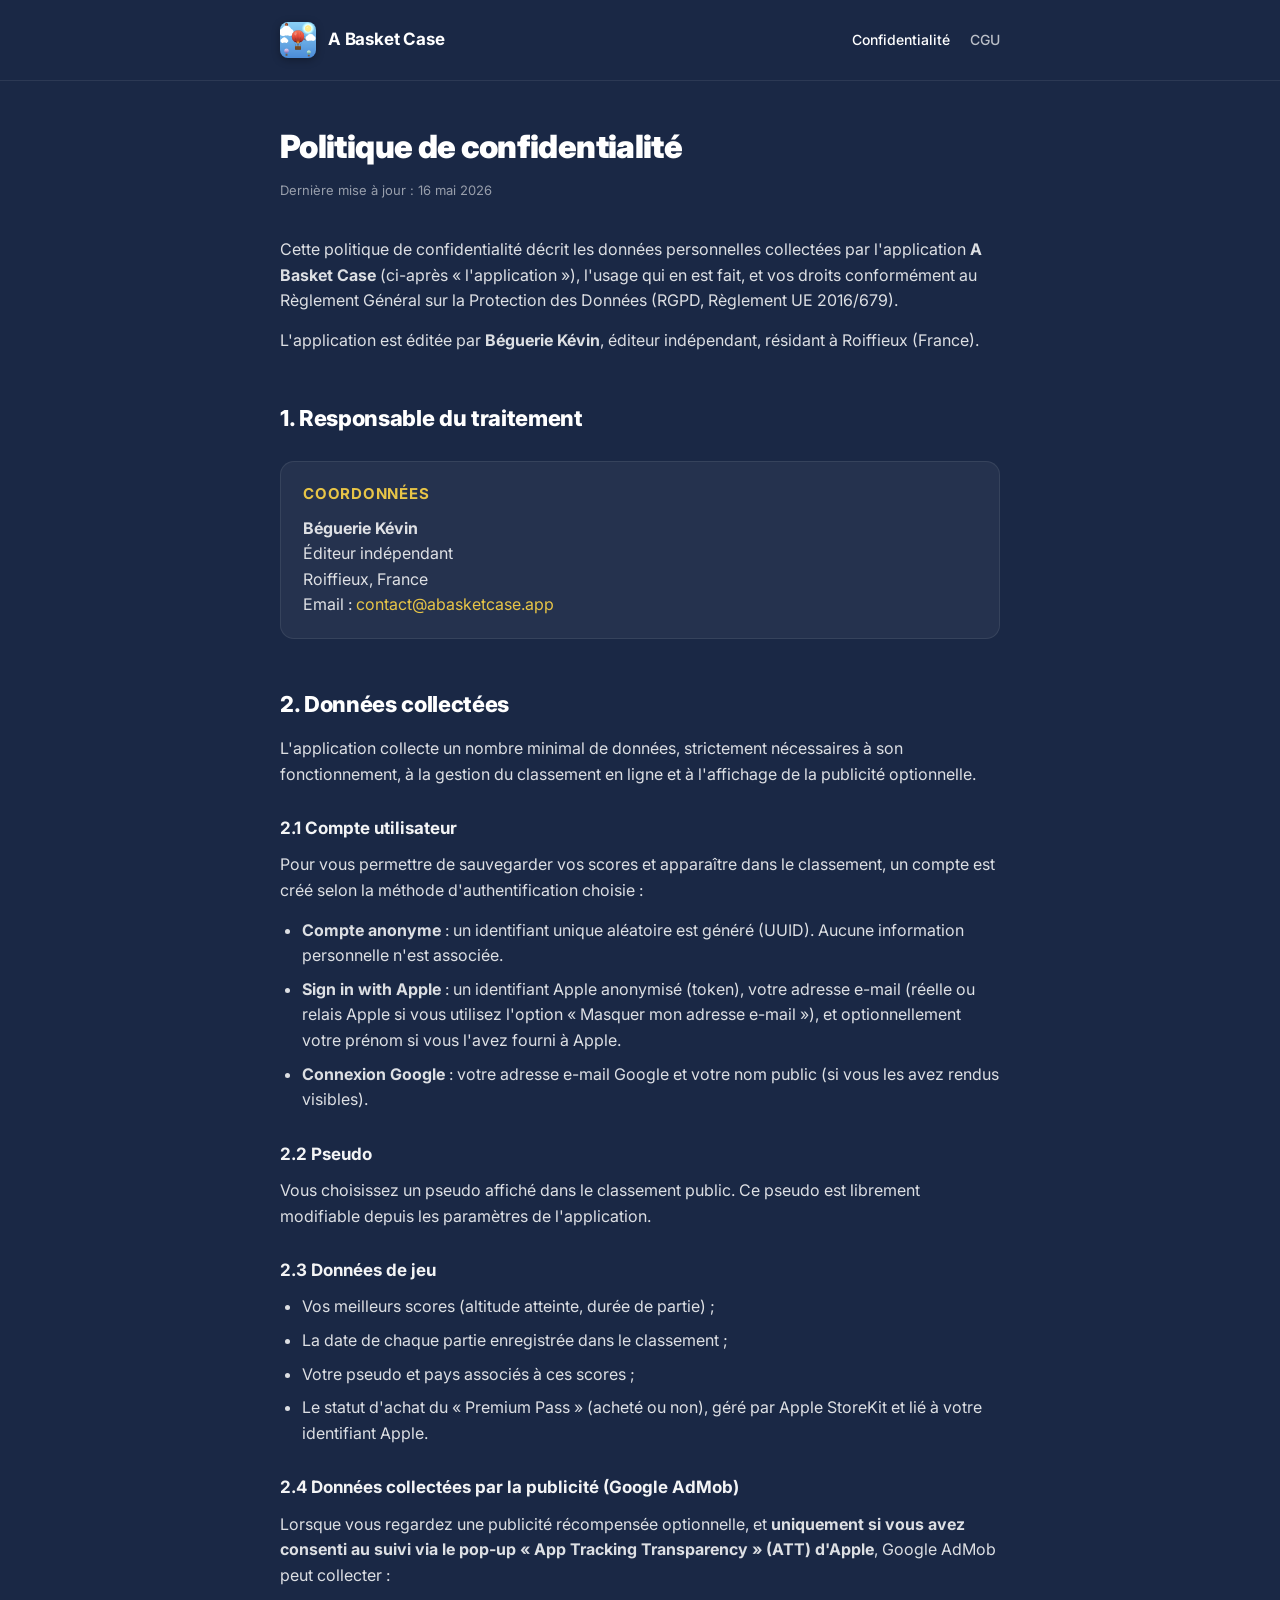
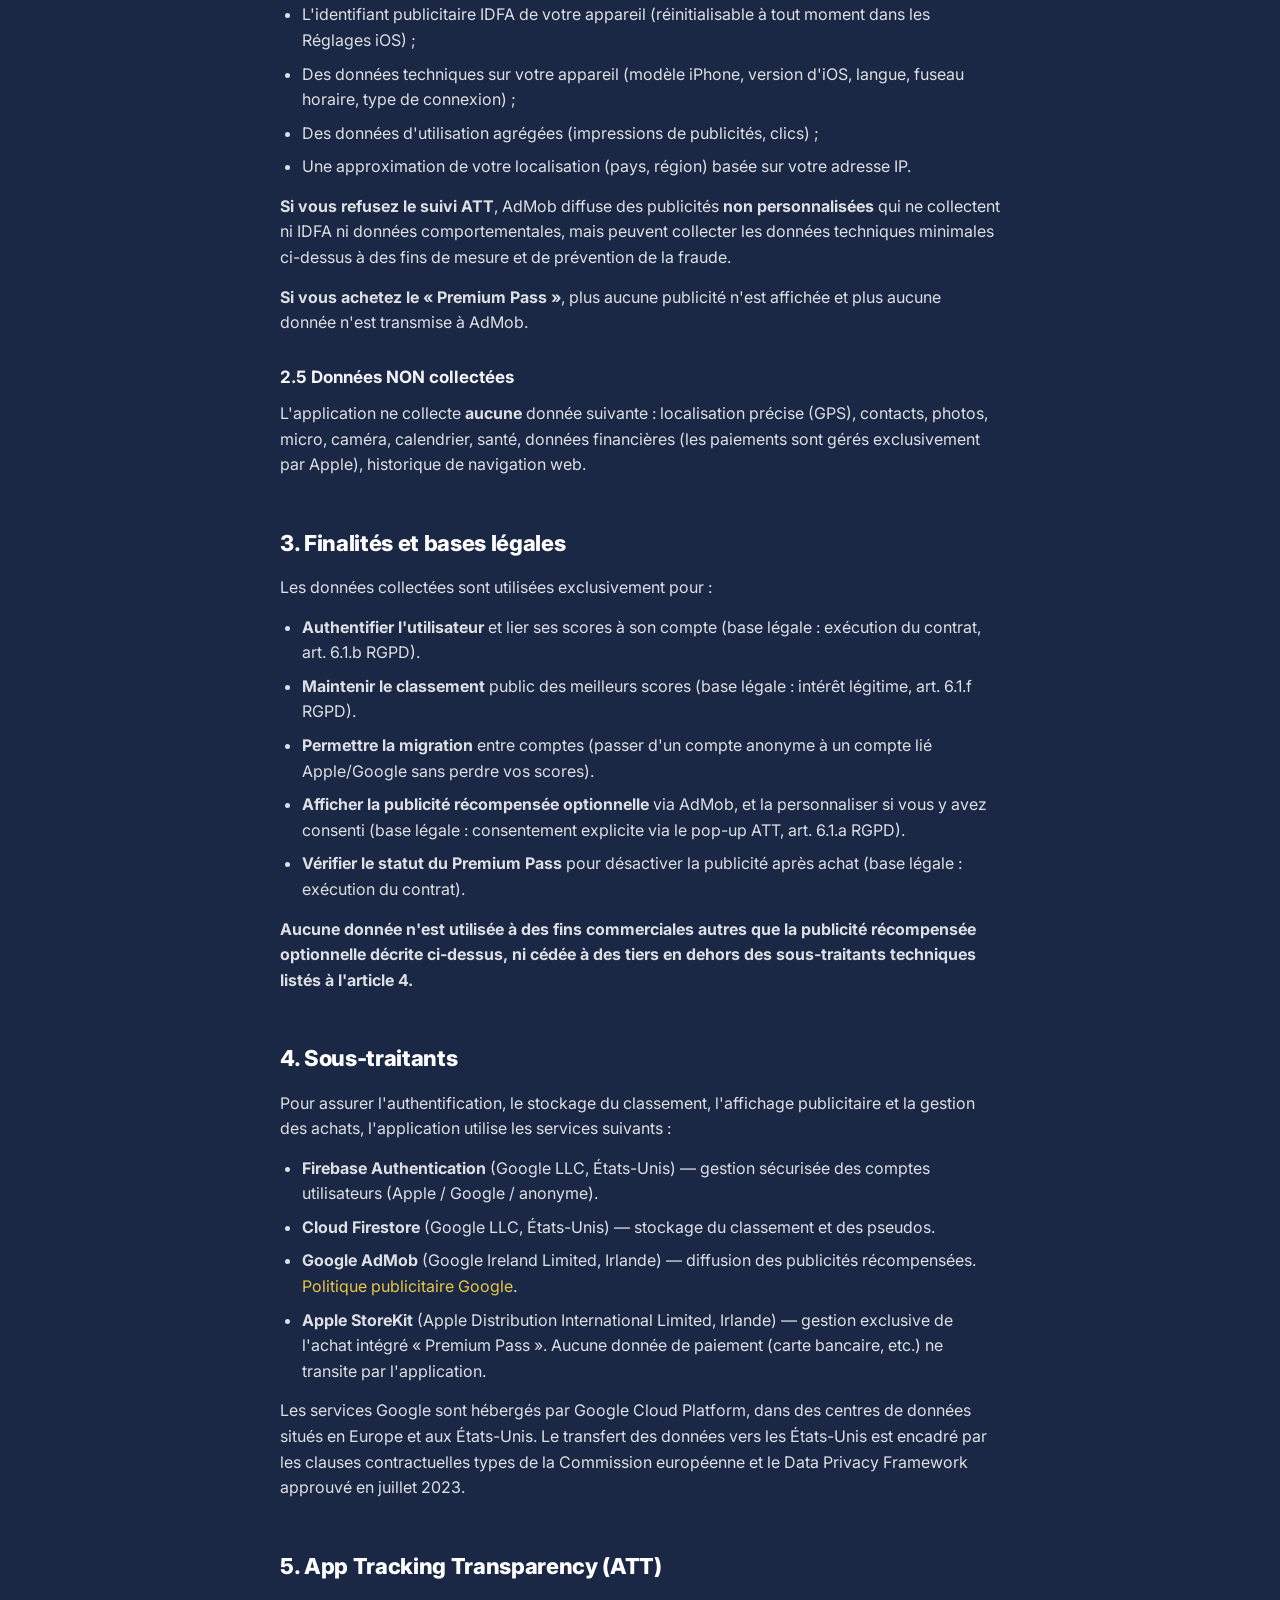
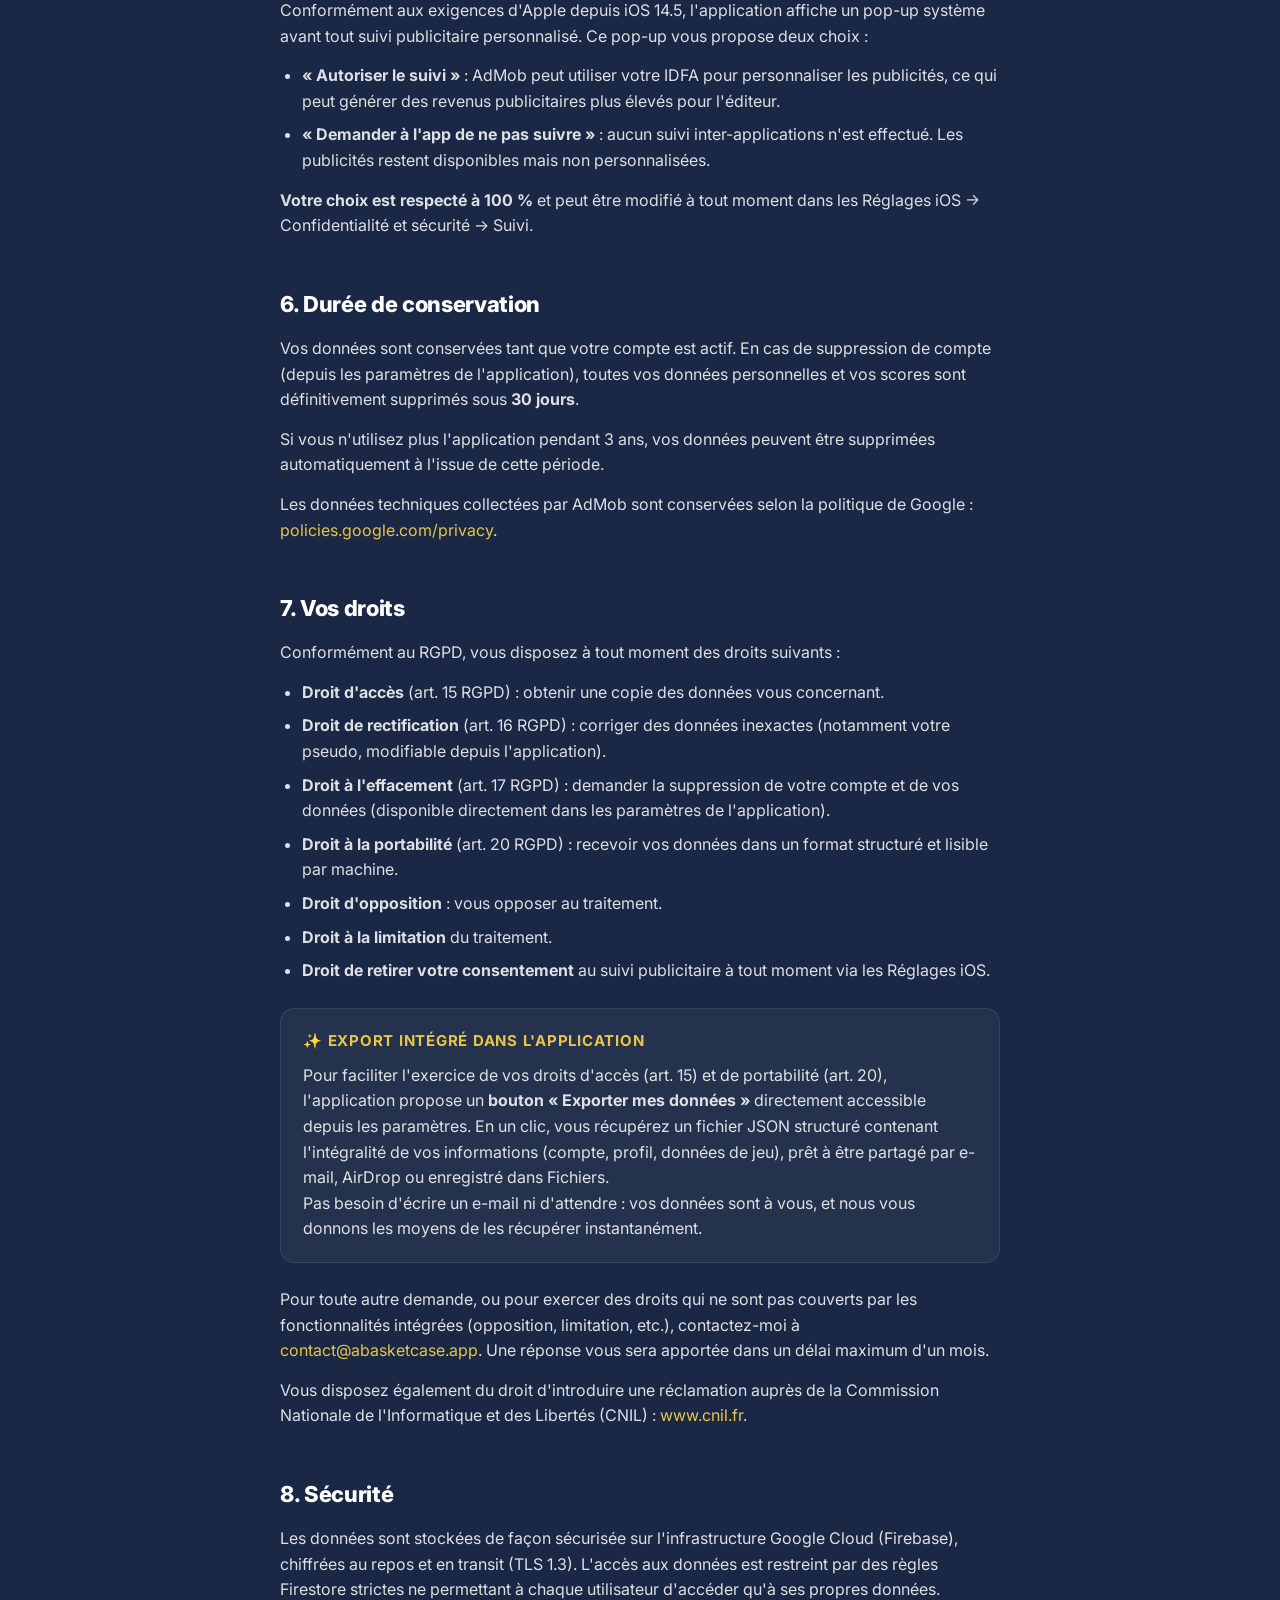
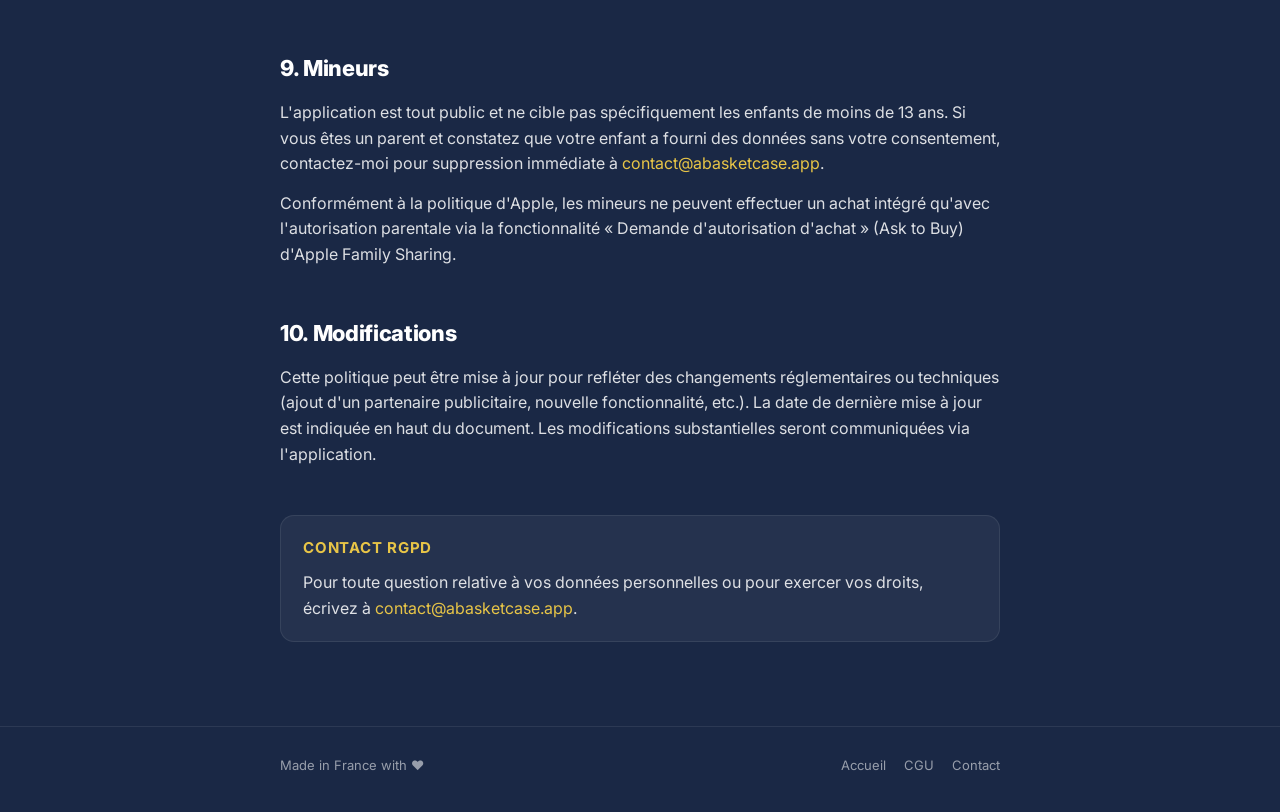
<file: privacy.html>
<!DOCTYPE html>
<html lang="fr">
<head>
    <meta charset="UTF-8">
    <meta name="viewport" content="width=device-width, initial-scale=1.0">
    <title>Politique de confidentialité — A Basket Case</title>
    <meta name="description" content="Politique de confidentialité du jeu A Basket Case. Données collectées, publicité AdMob, App Tracking Transparency, et vos droits RGPD.">
    <meta name="theme-color" content="#1A2845">

    <link rel="icon" type="image/png" href="assets/icon-1024.png">
    <link rel="apple-touch-icon" href="assets/icon-1024.png">
    <link rel="preconnect" href="https://fonts.googleapis.com">
    <link rel="preconnect" href="https://fonts.gstatic.com" crossorigin>
    <link href="https://fonts.googleapis.com/css2?family=Inter:wght@400;500;700;800;900&display=swap" rel="stylesheet">
    <link rel="stylesheet" href="style.css">
</head>
<body>

<header>
    <div class="header-inner">
        <a href="index.html" class="brand">
            <img src="assets/icon-1024.png" alt="A Basket Case">
            <span>A Basket Case</span>
        </a>
        <nav>
            <a href="privacy.html" class="active">Confidentialité</a>
            <a href="terms.html">CGU</a>
        </nav>
    </div>
</header>

<main>
    <div class="container legal">

        <h1>Politique de confidentialité</h1>
        <p class="updated">Dernière mise à jour : 16 mai 2026</p>

        <section>
            <p>
                Cette politique de confidentialité décrit les données personnelles collectées
                par l'application <strong>A Basket Case</strong> (ci-après « l'application »),
                l'usage qui en est fait, et vos droits conformément au Règlement Général sur
                la Protection des Données (RGPD, Règlement UE 2016/679).
            </p>
            <p>
                L'application est éditée par <strong>Béguerie Kévin</strong>, éditeur indépendant,
                résidant à Roiffieux (France).
            </p>
        </section>

        <section>
            <h2>1. Responsable du traitement</h2>
            <div class="card">
                <h3>Coordonnées</h3>
                <p>
                    <strong>Béguerie Kévin</strong><br>
                    Éditeur indépendant<br>
                    Roiffieux, France<br>
                    Email : <a href="mailto:contact@abasketcase.app">contact@abasketcase.app</a>
                </p>
            </div>
        </section>

        <section>
            <h2>2. Données collectées</h2>
            <p>
                L'application collecte un nombre minimal de données, strictement nécessaires
                à son fonctionnement, à la gestion du classement en ligne et à l'affichage de la
                publicité optionnelle.
            </p>

            <h3>2.1 Compte utilisateur</h3>
            <p>
                Pour vous permettre de sauvegarder vos scores et apparaître dans le classement,
                un compte est créé selon la méthode d'authentification choisie :
            </p>
            <ul>
                <li>
                    <strong>Compte anonyme</strong> : un identifiant unique aléatoire est
                    généré (UUID). Aucune information personnelle n'est associée.
                </li>
                <li>
                    <strong>Sign in with Apple</strong> : un identifiant Apple anonymisé
                    (token), votre adresse e-mail (réelle ou relais Apple si vous utilisez
                    l'option « Masquer mon adresse e-mail »), et optionnellement votre prénom
                    si vous l'avez fourni à Apple.
                </li>
                <li>
                    <strong>Connexion Google</strong> : votre adresse e-mail Google et votre
                    nom public (si vous les avez rendus visibles).
                </li>
            </ul>

            <h3>2.2 Pseudo</h3>
            <p>
                Vous choisissez un pseudo affiché dans le classement public. Ce pseudo est
                librement modifiable depuis les paramètres de l'application.
            </p>

            <h3>2.3 Données de jeu</h3>
            <ul>
                <li>Vos meilleurs scores (altitude atteinte, durée de partie) ;</li>
                <li>La date de chaque partie enregistrée dans le classement ;</li>
                <li>Votre pseudo et pays associés à ces scores ;</li>
                <li>Le statut d'achat du « Premium Pass » (acheté ou non), géré par Apple StoreKit et lié à votre identifiant Apple.</li>
            </ul>

            <h3>2.4 Données collectées par la publicité (Google AdMob)</h3>
            <p>
                Lorsque vous regardez une publicité récompensée optionnelle, et
                <strong>uniquement si vous avez consenti au suivi via le pop-up « App Tracking
                Transparency » (ATT) d'Apple</strong>, Google AdMob peut collecter :
            </p>
            <ul>
                <li>L'identifiant publicitaire IDFA de votre appareil (réinitialisable à tout moment dans les Réglages iOS) ;</li>
                <li>Des données techniques sur votre appareil (modèle iPhone, version d'iOS, langue, fuseau horaire, type de connexion) ;</li>
                <li>Des données d'utilisation agrégées (impressions de publicités, clics) ;</li>
                <li>Une approximation de votre localisation (pays, région) basée sur votre adresse IP.</li>
            </ul>
            <p>
                <strong>Si vous refusez le suivi ATT</strong>, AdMob diffuse des publicités
                <strong>non personnalisées</strong> qui ne collectent ni IDFA ni données
                comportementales, mais peuvent collecter les données techniques minimales
                ci-dessus à des fins de mesure et de prévention de la fraude.
            </p>
            <p>
                <strong>Si vous achetez le « Premium Pass »</strong>, plus aucune publicité
                n'est affichée et plus aucune donnée n'est transmise à AdMob.
            </p>

            <h3>2.5 Données NON collectées</h3>
            <p>
                L'application ne collecte <strong>aucune</strong> donnée suivante :
                localisation précise (GPS), contacts, photos, micro, caméra, calendrier,
                santé, données financières (les paiements sont gérés exclusivement par Apple),
                historique de navigation web.
            </p>
        </section>

        <section>
            <h2>3. Finalités et bases légales</h2>
            <p>
                Les données collectées sont utilisées exclusivement pour :
            </p>
            <ul>
                <li>
                    <strong>Authentifier l'utilisateur</strong> et lier ses scores à son compte
                    (base légale : exécution du contrat, art. 6.1.b RGPD).
                </li>
                <li>
                    <strong>Maintenir le classement</strong> public des meilleurs scores
                    (base légale : intérêt légitime, art. 6.1.f RGPD).
                </li>
                <li>
                    <strong>Permettre la migration</strong> entre comptes (passer d'un compte
                    anonyme à un compte lié Apple/Google sans perdre vos scores).
                </li>
                <li>
                    <strong>Afficher la publicité récompensée optionnelle</strong> via
                    AdMob, et la personnaliser si vous y avez consenti
                    (base légale : consentement explicite via le pop-up ATT, art. 6.1.a RGPD).
                </li>
                <li>
                    <strong>Vérifier le statut du Premium Pass</strong> pour désactiver
                    la publicité après achat (base légale : exécution du contrat).
                </li>
            </ul>
            <p>
                <strong>Aucune donnée n'est utilisée à des fins commerciales autres que
                la publicité récompensée optionnelle décrite ci-dessus, ni cédée à des
                tiers en dehors des sous-traitants techniques listés à l'article 4.</strong>
            </p>
        </section>

        <section>
            <h2>4. Sous-traitants</h2>
            <p>
                Pour assurer l'authentification, le stockage du classement, l'affichage
                publicitaire et la gestion des achats, l'application utilise les services
                suivants :
            </p>
            <ul>
                <li>
                    <strong>Firebase Authentication</strong> (Google LLC, États-Unis) — gestion
                    sécurisée des comptes utilisateurs (Apple / Google / anonyme).
                </li>
                <li>
                    <strong>Cloud Firestore</strong> (Google LLC, États-Unis) — stockage du
                    classement et des pseudos.
                </li>
                <li>
                    <strong>Google AdMob</strong> (Google Ireland Limited, Irlande) — diffusion
                    des publicités récompensées. <a href="https://policies.google.com/technologies/ads" target="_blank" rel="noopener">Politique publicitaire Google</a>.
                </li>
                <li>
                    <strong>Apple StoreKit</strong> (Apple Distribution International Limited, Irlande)
                    — gestion exclusive de l'achat intégré « Premium Pass ». Aucune donnée
                    de paiement (carte bancaire, etc.) ne transite par l'application.
                </li>
            </ul>
            <p>
                Les services Google sont hébergés par Google Cloud Platform, dans des centres
                de données situés en Europe et aux États-Unis. Le transfert des données vers
                les États-Unis est encadré par les clauses contractuelles types de la
                Commission européenne et le Data Privacy Framework approuvé en juillet 2023.
            </p>
        </section>

        <section>
            <h2>5. App Tracking Transparency (ATT)</h2>
            <p>
                Conformément aux exigences d'Apple depuis iOS 14.5, l'application affiche un
                pop-up système avant tout suivi publicitaire personnalisé. Ce pop-up vous
                propose deux choix :
            </p>
            <ul>
                <li>
                    <strong>« Autoriser le suivi »</strong> : AdMob peut utiliser votre IDFA
                    pour personnaliser les publicités, ce qui peut générer des revenus
                    publicitaires plus élevés pour l'éditeur.
                </li>
                <li>
                    <strong>« Demander à l'app de ne pas suivre »</strong> : aucun suivi
                    inter-applications n'est effectué. Les publicités restent disponibles mais
                    non personnalisées.
                </li>
            </ul>
            <p>
                <strong>Votre choix est respecté à 100 %</strong> et peut être modifié à
                tout moment dans les Réglages iOS → Confidentialité et sécurité → Suivi.
            </p>
        </section>

        <section>
            <h2>6. Durée de conservation</h2>
            <p>
                Vos données sont conservées tant que votre compte est actif. En cas de
                suppression de compte (depuis les paramètres de l'application), toutes vos
                données personnelles et vos scores sont définitivement supprimés sous
                <strong>30 jours</strong>.
            </p>
            <p>
                Si vous n'utilisez plus l'application pendant 3 ans, vos données peuvent être
                supprimées automatiquement à l'issue de cette période.
            </p>
            <p>
                Les données techniques collectées par AdMob sont conservées selon la politique
                de Google : <a href="https://policies.google.com/privacy" target="_blank" rel="noopener">policies.google.com/privacy</a>.
            </p>
        </section>

        <section>
            <h2>7. Vos droits</h2>
            <p>
                Conformément au RGPD, vous disposez à tout moment des droits suivants :
            </p>
            <ul>
                <li><strong>Droit d'accès</strong> (art. 15 RGPD) : obtenir une copie des données vous concernant.</li>
                <li><strong>Droit de rectification</strong> (art. 16 RGPD) : corriger des données inexactes (notamment votre pseudo, modifiable depuis l'application).</li>
                <li><strong>Droit à l'effacement</strong> (art. 17 RGPD) : demander la suppression de votre compte et de vos données (disponible directement dans les paramètres de l'application).</li>
                <li><strong>Droit à la portabilité</strong> (art. 20 RGPD) : recevoir vos données dans un format structuré et lisible par machine.</li>
                <li><strong>Droit d'opposition</strong> : vous opposer au traitement.</li>
                <li><strong>Droit à la limitation</strong> du traitement.</li>
                <li><strong>Droit de retirer votre consentement</strong> au suivi publicitaire à tout moment via les Réglages iOS.</li>
            </ul>

            <div class="card">
                <h3>✨ Export intégré dans l'application</h3>
                <p>
                    Pour faciliter l'exercice de vos droits d'accès (art. 15) et de portabilité
                    (art. 20), l'application propose un <strong>bouton « Exporter mes données »</strong>
                    directement accessible depuis les paramètres. En un clic, vous récupérez un
                    fichier JSON structuré contenant l'intégralité de vos informations
                    (compte, profil, données de jeu), prêt à être partagé par e-mail, AirDrop ou
                    enregistré dans Fichiers.
                </p>
                <p>
                    Pas besoin d'écrire un e-mail ni d'attendre : vos données sont à vous, et
                    nous vous donnons les moyens de les récupérer instantanément.
                </p>
            </div>

            <p>
                Pour toute autre demande, ou pour exercer des droits qui ne sont pas couverts
                par les fonctionnalités intégrées (opposition, limitation, etc.), contactez-moi à
                <a href="mailto:contact@abasketcase.app">contact@abasketcase.app</a>.
                Une réponse vous sera apportée dans un délai maximum d'un mois.
            </p>
            <p>
                Vous disposez également du droit d'introduire une réclamation auprès de la
                Commission Nationale de l'Informatique et des Libertés (CNIL) :
                <a href="https://www.cnil.fr" target="_blank" rel="noopener">www.cnil.fr</a>.
            </p>
        </section>

        <section>
            <h2>8. Sécurité</h2>
            <p>
                Les données sont stockées de façon sécurisée sur l'infrastructure Google Cloud
                (Firebase), chiffrées au repos et en transit (TLS 1.3). L'accès aux données
                est restreint par des règles Firestore strictes ne permettant à chaque
                utilisateur d'accéder qu'à ses propres données.
            </p>
        </section>

        <section>
            <h2>9. Mineurs</h2>
            <p>
                L'application est tout public et ne cible pas spécifiquement les enfants de
                moins de 13 ans. Si vous êtes un parent et constatez que votre enfant a
                fourni des données sans votre consentement, contactez-moi pour suppression
                immédiate à <a href="mailto:contact@abasketcase.app">contact@abasketcase.app</a>.
            </p>
            <p>
                Conformément à la politique d'Apple, les mineurs ne peuvent effectuer un achat
                intégré qu'avec l'autorisation parentale via la fonctionnalité « Demande
                d'autorisation d'achat » (Ask to Buy) d'Apple Family Sharing.
            </p>
        </section>

        <section>
            <h2>10. Modifications</h2>
            <p>
                Cette politique peut être mise à jour pour refléter des changements
                réglementaires ou techniques (ajout d'un partenaire publicitaire, nouvelle
                fonctionnalité, etc.). La date de dernière mise à jour est indiquée
                en haut du document. Les modifications substantielles seront communiquées
                via l'application.
            </p>
        </section>

        <div class="card">
            <h3>Contact RGPD</h3>
            <p>
                Pour toute question relative à vos données personnelles ou pour exercer
                vos droits, écrivez à
                <a href="mailto:contact@abasketcase.app">contact@abasketcase.app</a>.
            </p>
        </div>

    </div>
</main>

<footer>
    <div class="footer-inner">
        <div class="footer-credit">
            Made in France with ❤️
        </div>
        <div class="footer-links">
            <a href="index.html">Accueil</a>
            <a href="terms.html">CGU</a>
            <a href="mailto:contact@abasketcase.app">Contact</a>
        </div>
    </div>
</footer>

</body>
</html>
</file>
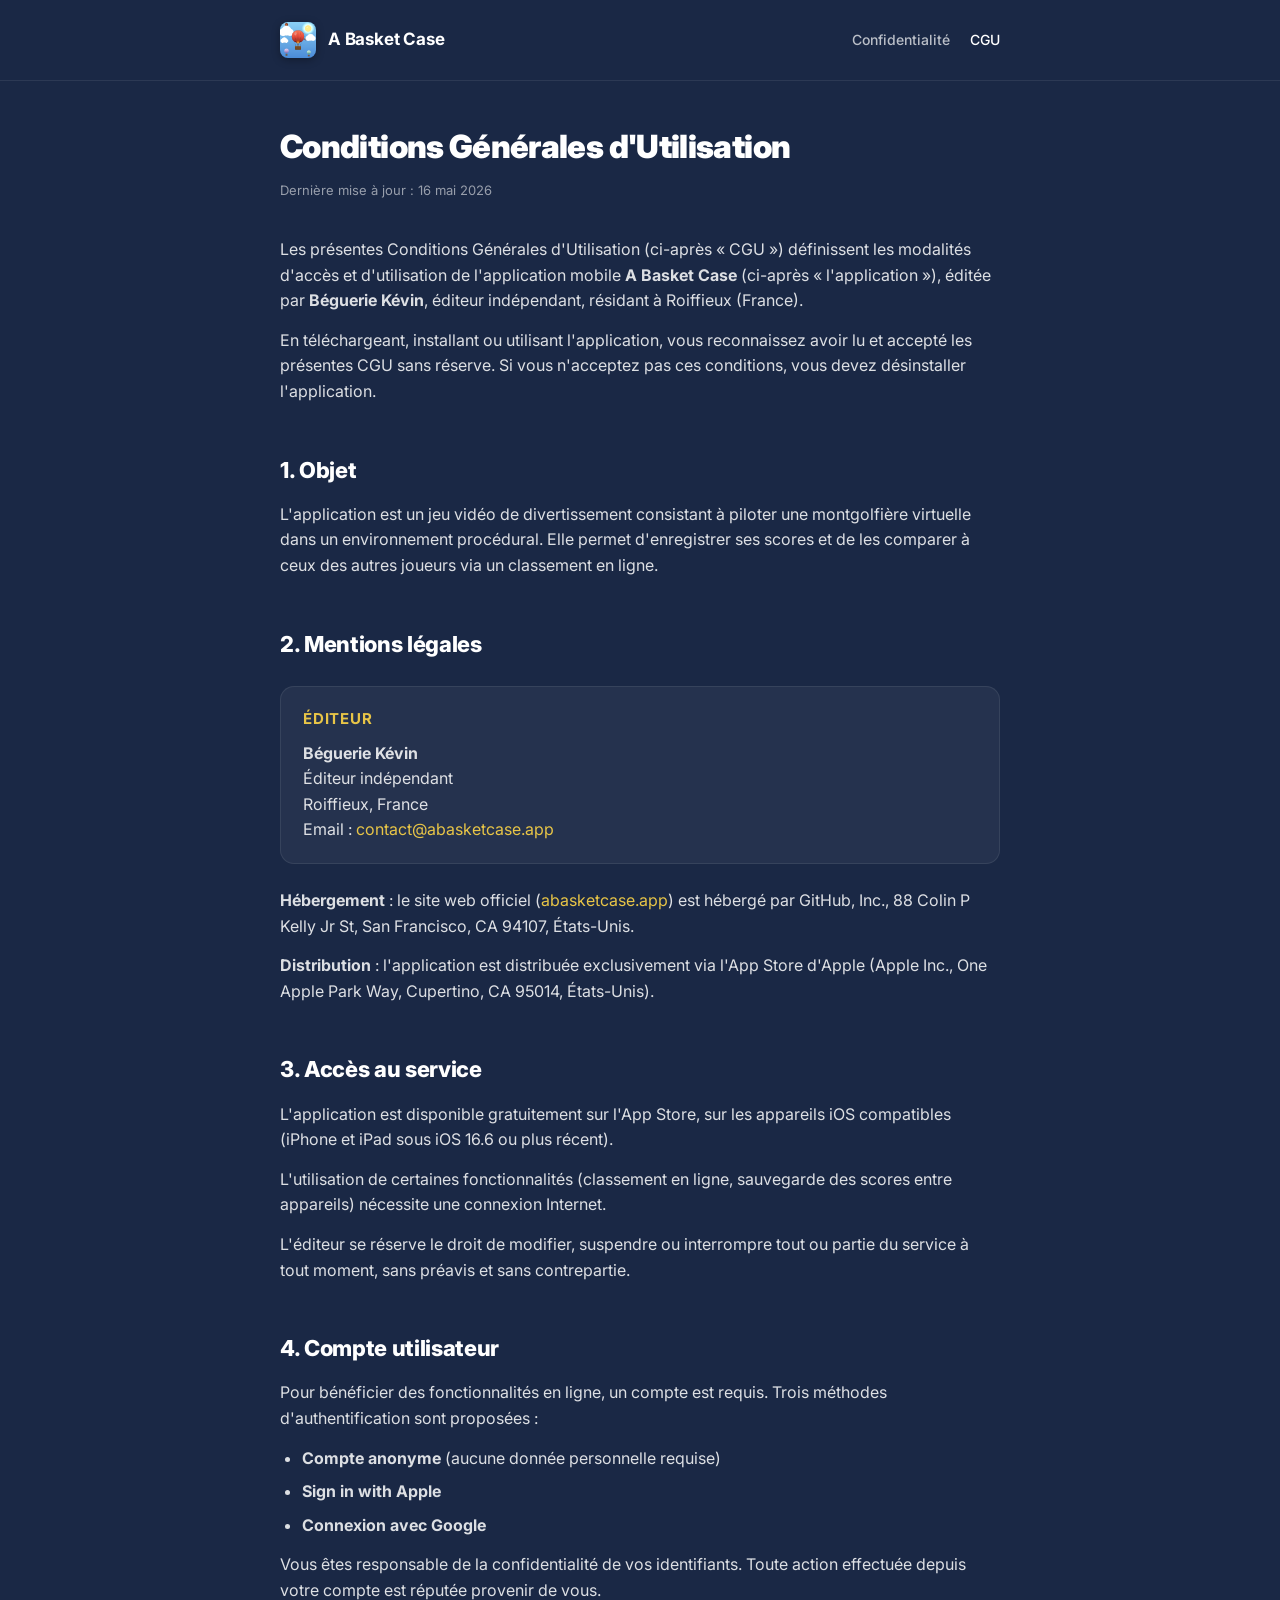
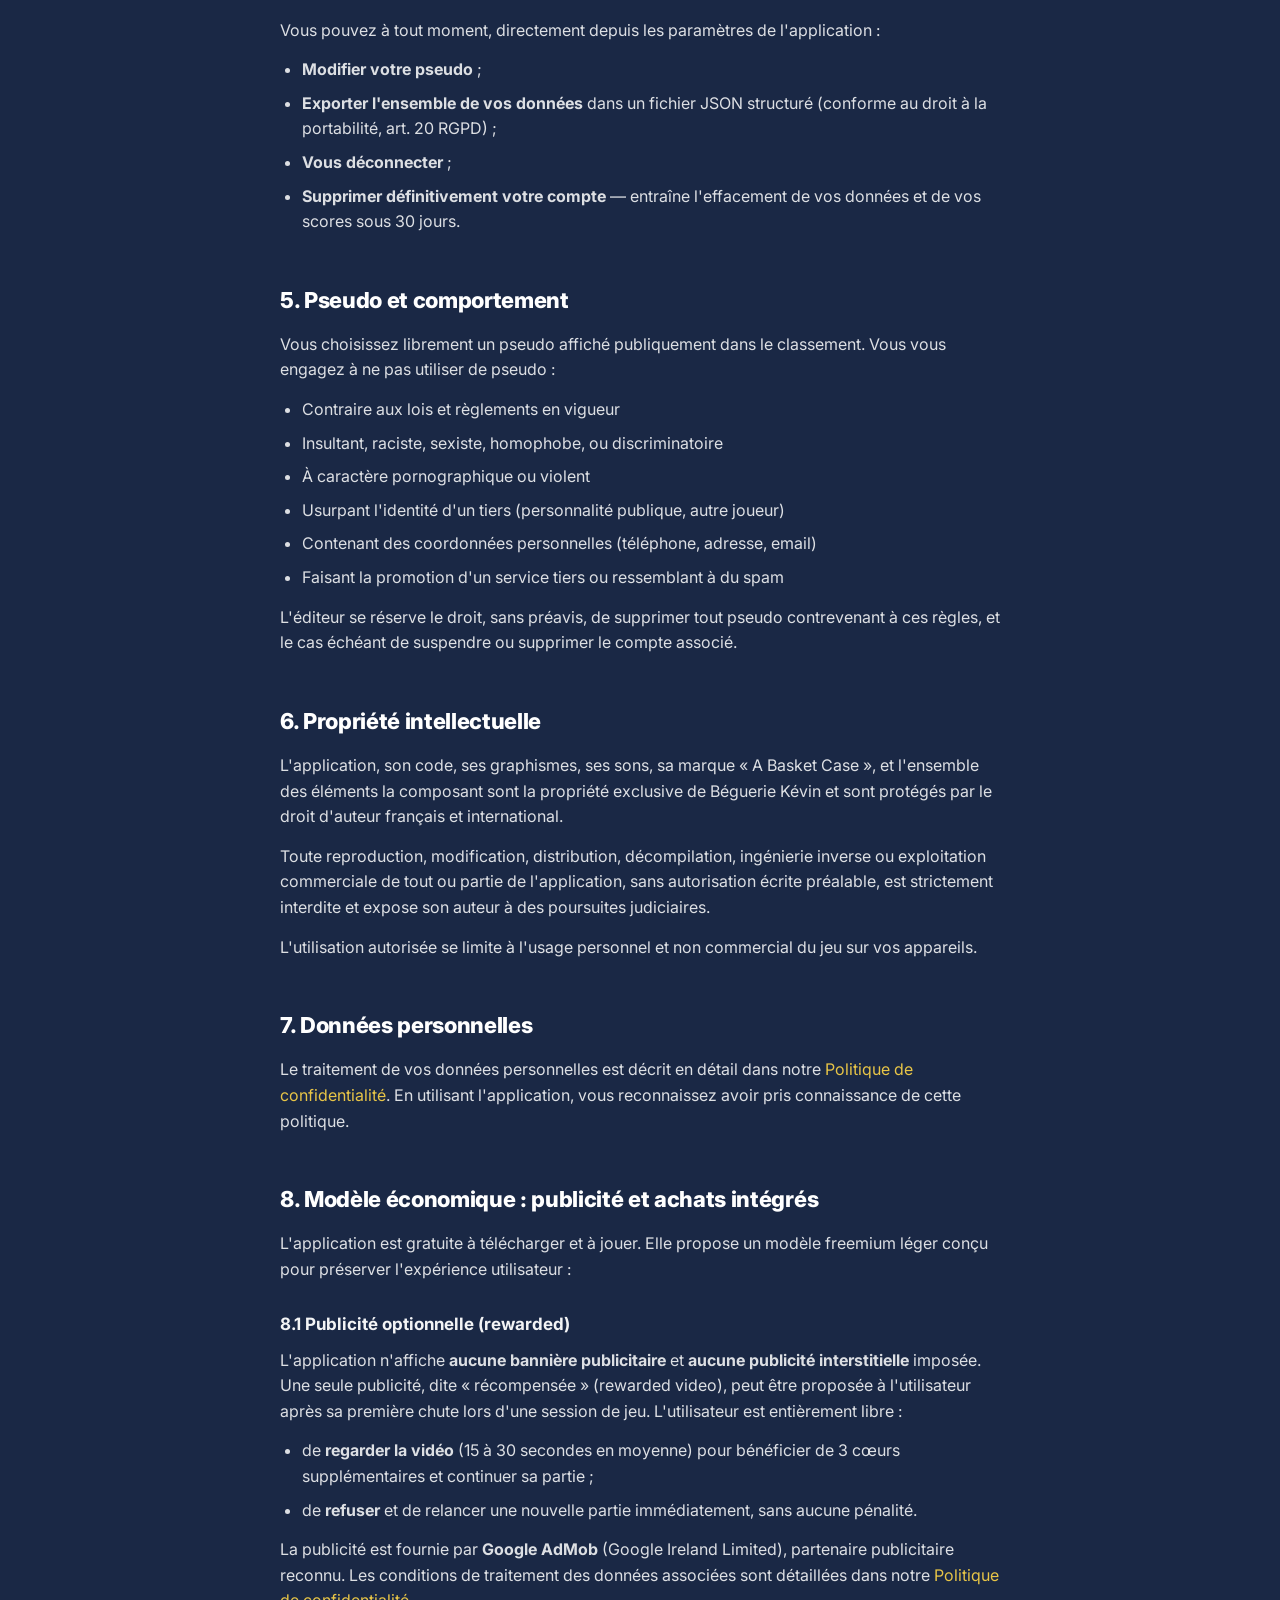
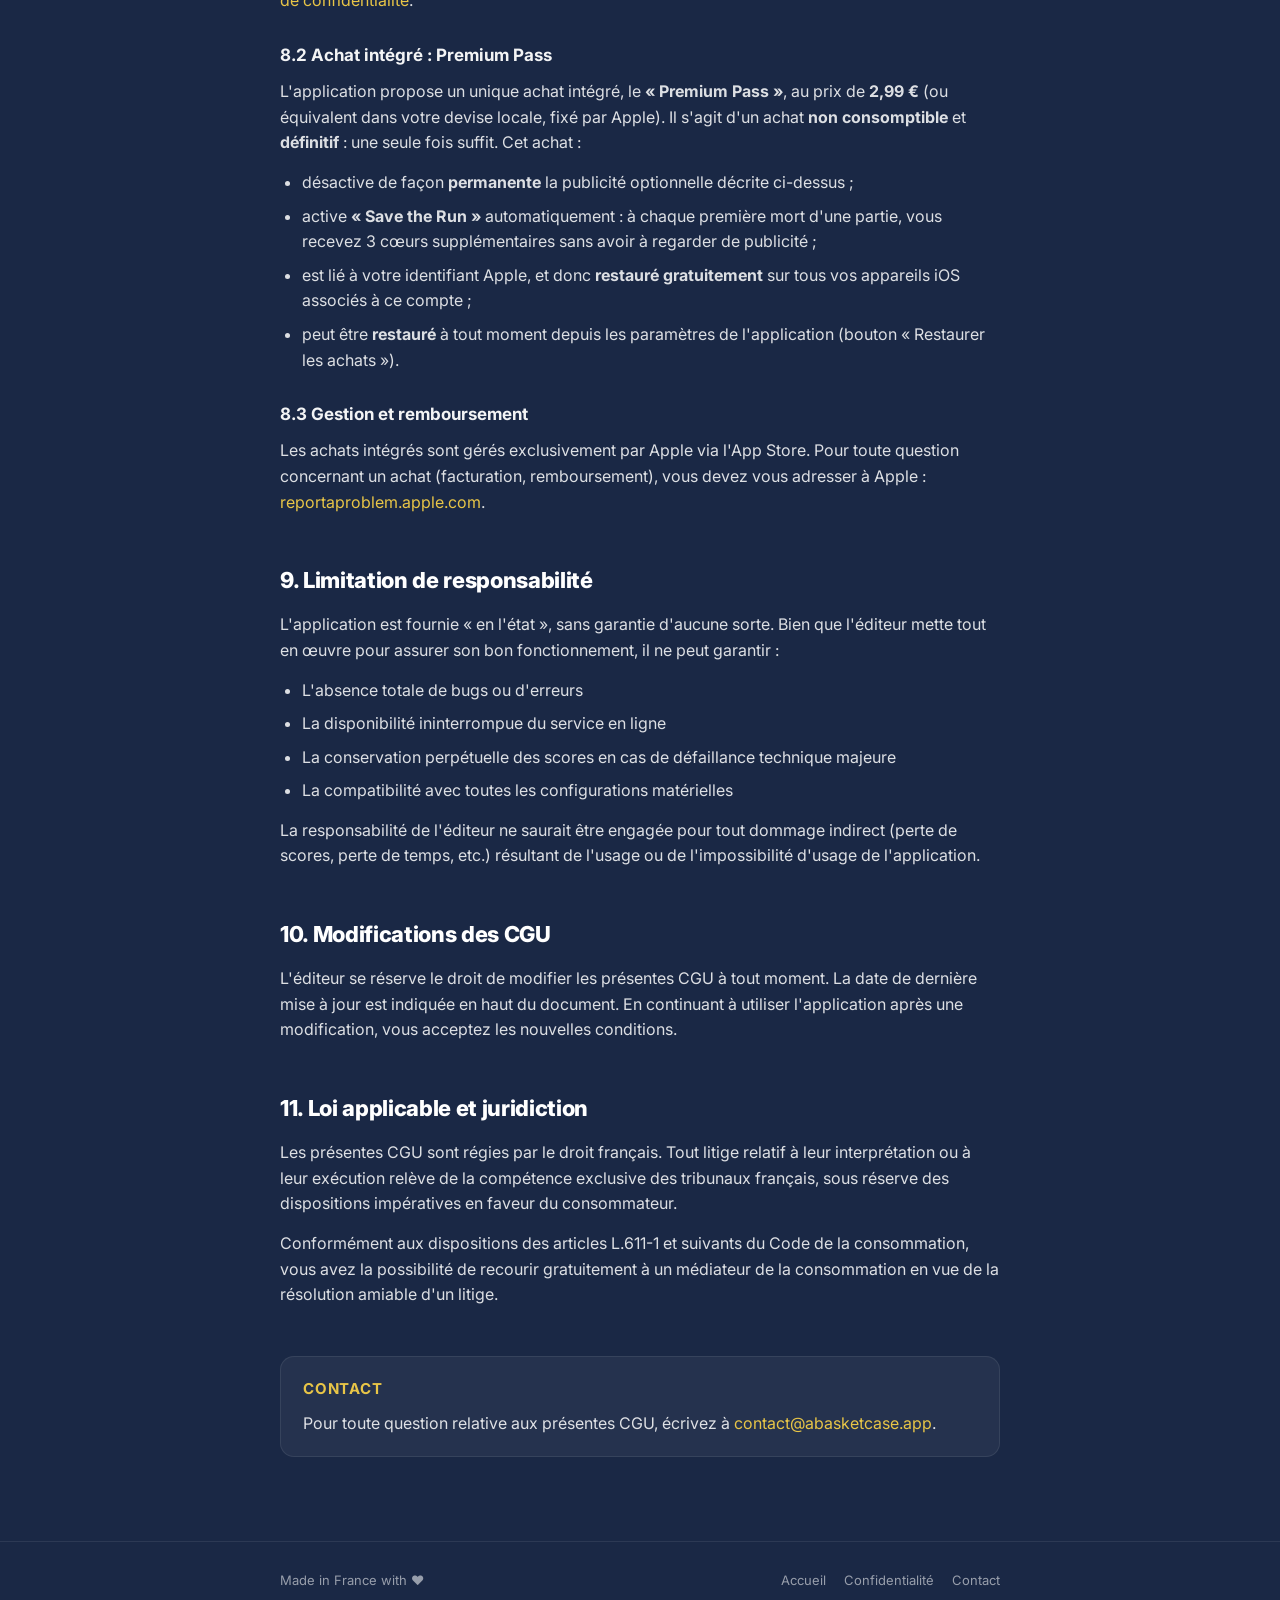
<file: terms.html>
<!DOCTYPE html>
<html lang="fr">
<head>
    <meta charset="UTF-8">
    <meta name="viewport" content="width=device-width, initial-scale=1.0">
    <title>Conditions Générales d'Utilisation — A Basket Case</title>
    <meta name="description" content="Conditions Générales d'Utilisation de l'application A Basket Case.">
    <meta name="theme-color" content="#1A2845">

    <link rel="icon" type="image/png" href="assets/icon-1024.png">
    <link rel="apple-touch-icon" href="assets/icon-1024.png">
    <link rel="preconnect" href="https://fonts.googleapis.com">
    <link rel="preconnect" href="https://fonts.gstatic.com" crossorigin>
    <link href="https://fonts.googleapis.com/css2?family=Inter:wght@400;500;700;800;900&display=swap" rel="stylesheet">
    <link rel="stylesheet" href="style.css">
</head>
<body>

<header>
    <div class="header-inner">
        <a href="index.html" class="brand">
            <img src="assets/icon-1024.png" alt="A Basket Case">
            <span>A Basket Case</span>
        </a>
        <nav>
            <a href="privacy.html">Confidentialité</a>
            <a href="terms.html" class="active">CGU</a>
        </nav>
    </div>
</header>

<main>
    <div class="container legal">

        <h1>Conditions Générales d'Utilisation</h1>
        <p class="updated">Dernière mise à jour : 16 mai 2026</p>

        <section>
            <p>
                Les présentes Conditions Générales d'Utilisation (ci-après « CGU »)
                définissent les modalités d'accès et d'utilisation de l'application mobile
                <strong>A Basket Case</strong> (ci-après « l'application »), éditée par
                <strong>Béguerie Kévin</strong>, éditeur indépendant, résidant à
                Roiffieux (France).
            </p>
            <p>
                En téléchargeant, installant ou utilisant l'application, vous reconnaissez
                avoir lu et accepté les présentes CGU sans réserve. Si vous n'acceptez pas
                ces conditions, vous devez désinstaller l'application.
            </p>
        </section>

        <section>
            <h2>1. Objet</h2>
            <p>
                L'application est un jeu vidéo de divertissement consistant à piloter une
                montgolfière virtuelle dans un environnement procédural. Elle permet
                d'enregistrer ses scores et de les comparer à ceux des autres joueurs via
                un classement en ligne.
            </p>
        </section>

        <section>
            <h2>2. Mentions légales</h2>
            <div class="card">
                <h3>Éditeur</h3>
                <p>
                    <strong>Béguerie Kévin</strong><br>
                    Éditeur indépendant<br>
                    Roiffieux, France<br>
                    Email : <a href="mailto:contact@abasketcase.app">contact@abasketcase.app</a>
                </p>
            </div>
            <p>
                <strong>Hébergement</strong> : le site web officiel
                (<a href="https://abasketcase.app">abasketcase.app</a>) est hébergé par
                GitHub, Inc., 88 Colin P Kelly Jr St, San Francisco, CA 94107, États-Unis.
            </p>
            <p>
                <strong>Distribution</strong> : l'application est distribuée exclusivement
                via l'App Store d'Apple (Apple Inc., One Apple Park Way, Cupertino, CA 95014,
                États-Unis).
            </p>
        </section>

        <section>
            <h2>3. Accès au service</h2>
            <p>
                L'application est disponible gratuitement sur l'App Store, sur les
                appareils iOS compatibles (iPhone et iPad sous iOS 16.6 ou plus récent).
            </p>
            <p>
                L'utilisation de certaines fonctionnalités (classement en ligne, sauvegarde
                des scores entre appareils) nécessite une connexion Internet.
            </p>
            <p>
                L'éditeur se réserve le droit de modifier, suspendre ou interrompre tout ou
                partie du service à tout moment, sans préavis et sans contrepartie.
            </p>
        </section>

        <section>
            <h2>4. Compte utilisateur</h2>
            <p>
                Pour bénéficier des fonctionnalités en ligne, un compte est requis. Trois
                méthodes d'authentification sont proposées :
            </p>
            <ul>
                <li><strong>Compte anonyme</strong> (aucune donnée personnelle requise)</li>
                <li><strong>Sign in with Apple</strong></li>
                <li><strong>Connexion avec Google</strong></li>
            </ul>
            <p>
                Vous êtes responsable de la confidentialité de vos identifiants. Toute
                action effectuée depuis votre compte est réputée provenir de vous.
            </p>
            <p>
                Vous pouvez à tout moment, directement depuis les paramètres de l'application :
            </p>
            <ul>
                <li><strong>Modifier votre pseudo</strong> ;</li>
                <li><strong>Exporter l'ensemble de vos données</strong> dans un fichier JSON structuré (conforme au droit à la portabilité, art. 20 RGPD) ;</li>
                <li><strong>Vous déconnecter</strong> ;</li>
                <li><strong>Supprimer définitivement votre compte</strong> — entraîne l'effacement de vos données et de vos scores sous 30 jours.</li>
            </ul>
        </section>

        <section>
            <h2>5. Pseudo et comportement</h2>
            <p>
                Vous choisissez librement un pseudo affiché publiquement dans le classement.
                Vous vous engagez à ne pas utiliser de pseudo :
            </p>
            <ul>
                <li>Contraire aux lois et règlements en vigueur</li>
                <li>Insultant, raciste, sexiste, homophobe, ou discriminatoire</li>
                <li>À caractère pornographique ou violent</li>
                <li>Usurpant l'identité d'un tiers (personnalité publique, autre joueur)</li>
                <li>Contenant des coordonnées personnelles (téléphone, adresse, email)</li>
                <li>Faisant la promotion d'un service tiers ou ressemblant à du spam</li>
            </ul>
            <p>
                L'éditeur se réserve le droit, sans préavis, de supprimer tout pseudo
                contrevenant à ces règles, et le cas échéant de suspendre ou supprimer le
                compte associé.
            </p>
        </section>

        <section>
            <h2>6. Propriété intellectuelle</h2>
            <p>
                L'application, son code, ses graphismes, ses sons, sa marque
                « A Basket Case », et l'ensemble des éléments la composant sont la propriété
                exclusive de Béguerie Kévin et sont protégés par le droit d'auteur français
                et international.
            </p>
            <p>
                Toute reproduction, modification, distribution, décompilation, ingénierie
                inverse ou exploitation commerciale de tout ou partie de l'application,
                sans autorisation écrite préalable, est strictement interdite et expose son
                auteur à des poursuites judiciaires.
            </p>
            <p>
                L'utilisation autorisée se limite à l'usage personnel et non commercial du
                jeu sur vos appareils.
            </p>
        </section>

        <section>
            <h2>7. Données personnelles</h2>
            <p>
                Le traitement de vos données personnelles est décrit en détail dans notre
                <a href="privacy.html">Politique de confidentialité</a>. En utilisant
                l'application, vous reconnaissez avoir pris connaissance de cette politique.
            </p>
        </section>

        <section>
            <h2>8. Modèle économique : publicité et achats intégrés</h2>
            <p>
                L'application est gratuite à télécharger et à jouer. Elle propose
                un modèle freemium léger conçu pour préserver l'expérience utilisateur :
            </p>
            <h3>8.1 Publicité optionnelle (rewarded)</h3>
            <p>
                L'application n'affiche <strong>aucune bannière publicitaire</strong>
                et <strong>aucune publicité interstitielle</strong> imposée. Une
                seule publicité, dite « récompensée » (rewarded video), peut être
                proposée à l'utilisateur après sa première chute lors d'une session
                de jeu. L'utilisateur est entièrement libre :
            </p>
            <ul>
                <li>de <strong>regarder la vidéo</strong> (15 à 30 secondes en moyenne) pour bénéficier de 3 cœurs supplémentaires et continuer sa partie ;</li>
                <li>de <strong>refuser</strong> et de relancer une nouvelle partie immédiatement, sans aucune pénalité.</li>
            </ul>
            <p>
                La publicité est fournie par <strong>Google AdMob</strong> (Google
                Ireland Limited), partenaire publicitaire reconnu. Les conditions
                de traitement des données associées sont détaillées dans notre
                <a href="privacy.html">Politique de confidentialité</a>.
            </p>
            <h3>8.2 Achat intégré : Premium Pass</h3>
            <p>
                L'application propose un unique achat intégré, le <strong>« Premium Pass »</strong>,
                au prix de <strong>2,99 €</strong> (ou équivalent dans votre devise locale,
                fixé par Apple). Il s'agit d'un achat <strong>non consomptible</strong> et
                <strong>définitif</strong> : une seule fois suffit. Cet achat :
            </p>
            <ul>
                <li>désactive de façon <strong>permanente</strong> la publicité optionnelle décrite ci-dessus ;</li>
                <li>active <strong>« Save the Run »</strong> automatiquement : à chaque première mort d'une partie, vous recevez 3 cœurs supplémentaires sans avoir à regarder de publicité ;</li>
                <li>est lié à votre identifiant Apple, et donc <strong>restauré gratuitement</strong> sur tous vos appareils iOS associés à ce compte ;</li>
                <li>peut être <strong>restauré</strong> à tout moment depuis les paramètres de l'application (bouton « Restaurer les achats »).</li>
            </ul>
            <h3>8.3 Gestion et remboursement</h3>
            <p>
                Les achats intégrés sont gérés exclusivement par Apple via l'App Store.
                Pour toute question concernant un achat (facturation, remboursement),
                vous devez vous adresser à Apple :
                <a href="https://reportaproblem.apple.com" target="_blank" rel="noopener">reportaproblem.apple.com</a>.
            </p>
        </section>

        <section>
            <h2>9. Limitation de responsabilité</h2>
            <p>
                L'application est fournie « en l'état », sans garantie d'aucune sorte. Bien
                que l'éditeur mette tout en œuvre pour assurer son bon fonctionnement, il
                ne peut garantir :
            </p>
            <ul>
                <li>L'absence totale de bugs ou d'erreurs</li>
                <li>La disponibilité ininterrompue du service en ligne</li>
                <li>La conservation perpétuelle des scores en cas de défaillance technique majeure</li>
                <li>La compatibilité avec toutes les configurations matérielles</li>
            </ul>
            <p>
                La responsabilité de l'éditeur ne saurait être engagée pour tout dommage
                indirect (perte de scores, perte de temps, etc.) résultant de l'usage ou
                de l'impossibilité d'usage de l'application.
            </p>
        </section>

        <section>
            <h2>10. Modifications des CGU</h2>
            <p>
                L'éditeur se réserve le droit de modifier les présentes CGU à tout moment.
                La date de dernière mise à jour est indiquée en haut du document. En
                continuant à utiliser l'application après une modification, vous acceptez
                les nouvelles conditions.
            </p>
        </section>

        <section>
            <h2>11. Loi applicable et juridiction</h2>
            <p>
                Les présentes CGU sont régies par le droit français. Tout litige relatif à
                leur interprétation ou à leur exécution relève de la compétence exclusive
                des tribunaux français, sous réserve des dispositions impératives en faveur
                du consommateur.
            </p>
            <p>
                Conformément aux dispositions des articles L.611-1 et suivants du Code de
                la consommation, vous avez la possibilité de recourir gratuitement à un
                médiateur de la consommation en vue de la résolution amiable d'un litige.
            </p>
        </section>

        <div class="card">
            <h3>Contact</h3>
            <p>
                Pour toute question relative aux présentes CGU, écrivez à
                <a href="mailto:contact@abasketcase.app">contact@abasketcase.app</a>.
            </p>
        </div>

    </div>
</main>

<footer>
    <div class="footer-inner">
        <div class="footer-credit">
            Made in France with ❤️
        </div>
        <div class="footer-links">
            <a href="index.html">Accueil</a>
            <a href="privacy.html">Confidentialité</a>
            <a href="mailto:contact@abasketcase.app">Contact</a>
        </div>
    </div>
</footer>

</body>
</html>
</file>
<file: style.css>
/* ============================================================
   A Basket Case — Site officiel
   Style partagé pour index.html, privacy.html, terms.html

   Identité visuelle alignée avec l'app iOS :
   - Fond bleu nuit (#1A2845) identique au Launch Screen
   - Accent doré (#E8C547) cohérent avec l'étoile orbitante du Home
   - Typographie Inter (Google Fonts), ressemble à Avenir Next in-app
   ============================================================ */

* { margin: 0; padding: 0; box-sizing: border-box; }

html {
    -webkit-text-size-adjust: 100%;
    scroll-behavior: smooth;
}

body {
    font-family: 'Inter', -apple-system, BlinkMacSystemFont, 'Segoe UI', sans-serif;
    background-color: #1A2845;
    color: #FFFFFF;
    line-height: 1.6;
    font-size: 16px;
    min-height: 100vh;
    display: flex;
    flex-direction: column;
}

a {
    color: #E8C547;
    text-decoration: none;
    transition: opacity 0.2s ease;
}

a:hover { opacity: 0.75; }

/* ============================================================
   HEADER (présent sur les 3 pages)
   ============================================================ */
header {
    padding: 22px 20px;
    border-bottom: 1px solid rgba(255, 255, 255, 0.08);
}

.header-inner {
    max-width: 720px;
    margin: 0 auto;
    display: flex;
    align-items: center;
    justify-content: space-between;
    gap: 16px;
    flex-wrap: wrap;
}

.brand {
    display: flex;
    align-items: center;
    gap: 12px;
    color: #FFFFFF;
    font-weight: 700;
    font-size: 17px;
    letter-spacing: -0.01em;
}

.brand img {
    width: 36px;
    height: 36px;
    border-radius: 8px;
    box-shadow: 0 2px 8px rgba(0, 0, 0, 0.3);
}

nav {
    display: flex;
    gap: 20px;
    font-size: 14px;
    font-weight: 500;
}

nav a {
    color: rgba(255, 255, 255, 0.7);
}

nav a:hover { color: #FFFFFF; opacity: 1; }
nav a.active { color: #FFFFFF; }

/* ============================================================
   MAIN — contenu central
   ============================================================ */
main {
    flex: 1;
    padding: 40px 20px 60px;
}

.container {
    max-width: 720px;
    margin: 0 auto;
}

/* ============================================================
   HERO (index.html uniquement)
   ============================================================ */
.hero {
    text-align: center;
    padding: 40px 0 60px;
}

.hero-icon {
    width: 180px;
    height: 180px;
    border-radius: 36px;
    box-shadow: 0 12px 40px rgba(0, 0, 0, 0.4),
                0 0 0 1px rgba(255, 255, 255, 0.05);
    margin-bottom: 32px;
}

.hero h1 {
    font-size: 48px;
    font-weight: 900;
    letter-spacing: -0.025em;
    margin-bottom: 12px;
    line-height: 1.1;
}

.hero .tagline {
    font-size: 18px;
    color: rgba(255, 255, 255, 0.75);
    font-style: italic;
    font-weight: 400;
    margin-bottom: 36px;
}

.cta-button {
    display: inline-block;
    background-color: #FFFFFF;
    color: #1A2845;
    padding: 14px 32px;
    border-radius: 999px;
    font-weight: 700;
    font-size: 15px;
    transition: transform 0.15s ease, box-shadow 0.15s ease;
    box-shadow: 0 6px 20px rgba(0, 0, 0, 0.25);
}

.cta-button:hover {
    transform: translateY(-2px);
    box-shadow: 0 8px 24px rgba(0, 0, 0, 0.35);
    opacity: 1;
}

.cta-button.disabled {
    background-color: rgba(255, 255, 255, 0.15);
    color: rgba(255, 255, 255, 0.6);
    cursor: not-allowed;
    pointer-events: none;
}

.cta-note {
    margin-top: 14px;
    font-size: 13px;
    color: rgba(255, 255, 255, 0.5);
}

/* ============================================================
   SECTIONS génériques
   ============================================================ */
section {
    margin-bottom: 48px;
}

section h2 {
    font-size: 22px;
    font-weight: 800;
    margin-bottom: 14px;
    letter-spacing: -0.015em;
}

section h3 {
    font-size: 17px;
    font-weight: 700;
    margin-top: 28px;
    margin-bottom: 10px;
    color: rgba(255, 255, 255, 0.95);
}

section p {
    color: rgba(255, 255, 255, 0.85);
    margin-bottom: 14px;
}

section ul {
    color: rgba(255, 255, 255, 0.85);
    margin: 0 0 14px 22px;
}

section ul li { margin-bottom: 8px; }

/* Page legal (privacy / terms) */
.legal h1 {
    font-size: 32px;
    font-weight: 900;
    margin-bottom: 8px;
    letter-spacing: -0.02em;
}

.legal .updated {
    color: rgba(255, 255, 255, 0.55);
    font-size: 13px;
    margin-bottom: 36px;
}

/* Card highlight (used for "À propos" + contact box) */
.card {
    background: rgba(255, 255, 255, 0.05);
    border: 1px solid rgba(255, 255, 255, 0.08);
    border-radius: 14px;
    padding: 20px 22px;
    margin: 24px 0;
}

.card h3 {
    margin-top: 0;
    color: #E8C547;
    font-size: 15px;
    font-weight: 700;
    text-transform: uppercase;
    letter-spacing: 0.05em;
    margin-bottom: 10px;
}

.card p, .card ul {
    color: rgba(255, 255, 255, 0.85);
    margin-bottom: 0;
}

/* ============================================================
   FOOTER (présent sur les 3 pages)
   ============================================================ */
footer {
    padding: 28px 20px 36px;
    border-top: 1px solid rgba(255, 255, 255, 0.08);
    color: rgba(255, 255, 255, 0.55);
    font-size: 13px;
}

.footer-inner {
    max-width: 720px;
    margin: 0 auto;
    display: flex;
    justify-content: space-between;
    align-items: center;
    gap: 16px;
    flex-wrap: wrap;
}

.footer-credit {
    display: flex;
    align-items: center;
    gap: 6px;
}

.footer-links {
    display: flex;
    gap: 18px;
}

.footer-links a {
    color: rgba(255, 255, 255, 0.55);
}

.footer-links a:hover { color: #FFFFFF; opacity: 1; }

/* ============================================================
   Responsive (mobile-first; the above is already mobile-friendly,
   but we adjust hero and font sizes on small screens)
   ============================================================ */
@media (max-width: 540px) {
    .hero { padding: 20px 0 40px; }
    .hero-icon { width: 140px; height: 140px; border-radius: 28px; margin-bottom: 24px; }
    .hero h1 { font-size: 36px; }
    .hero .tagline { font-size: 16px; margin-bottom: 28px; }

    section h2 { font-size: 20px; }
    .legal h1 { font-size: 26px; }

    nav { gap: 14px; font-size: 13px; }
    .brand { font-size: 16px; }
    .brand img { width: 32px; height: 32px; }

    .footer-inner {
        flex-direction: column;
        text-align: center;
        gap: 10px;
    }
}
</file>
